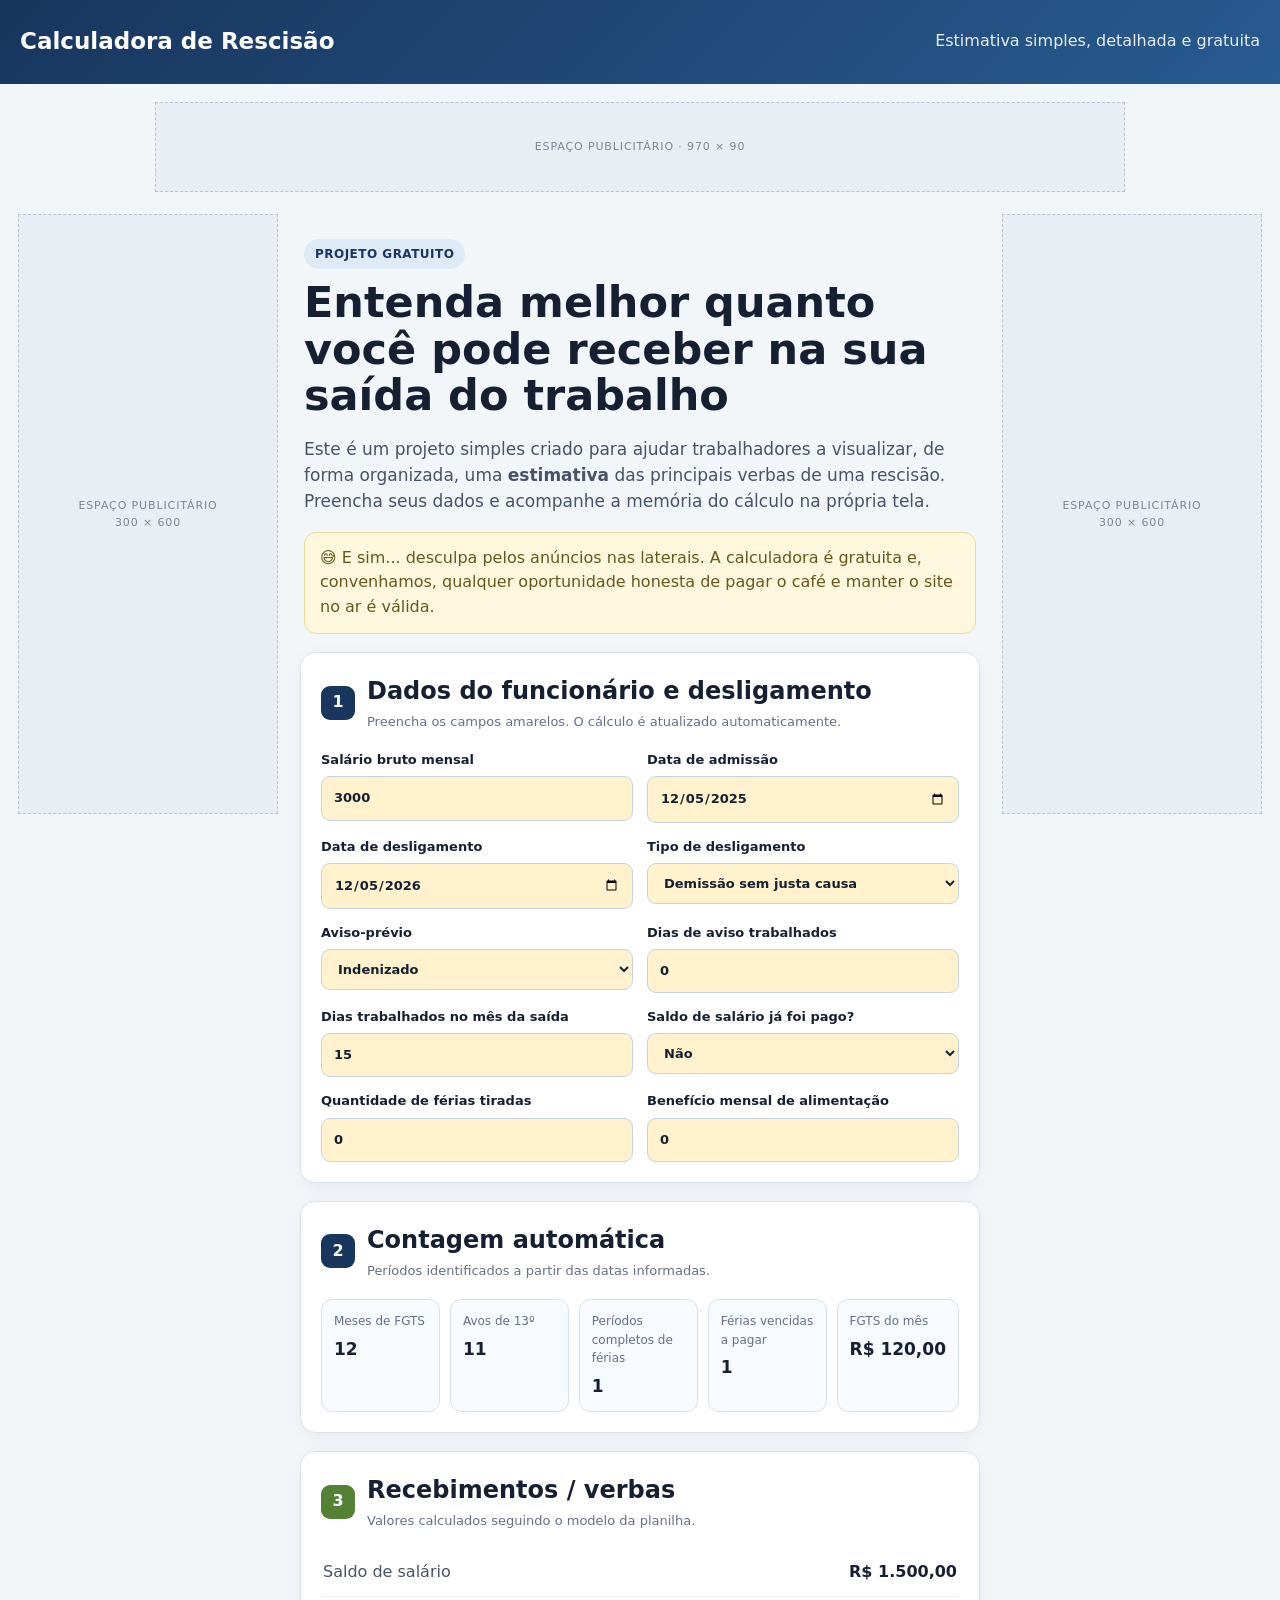
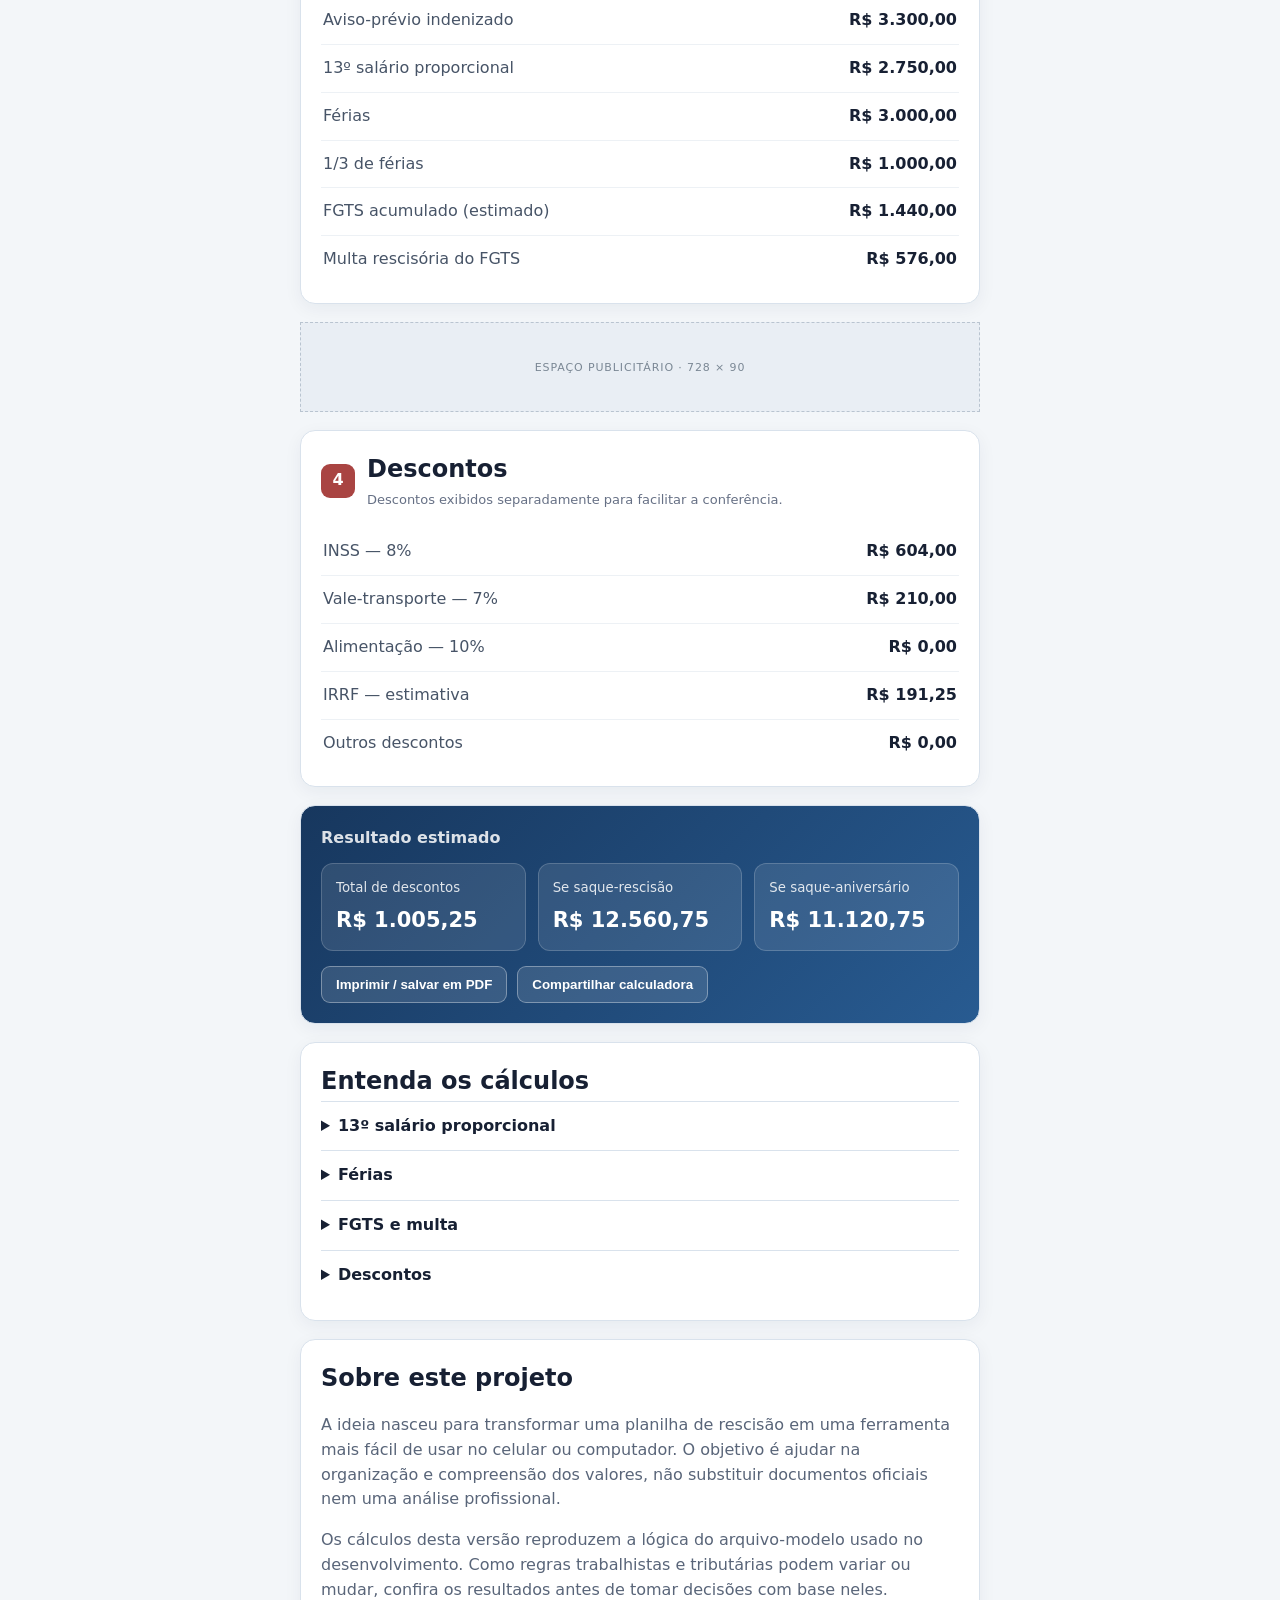
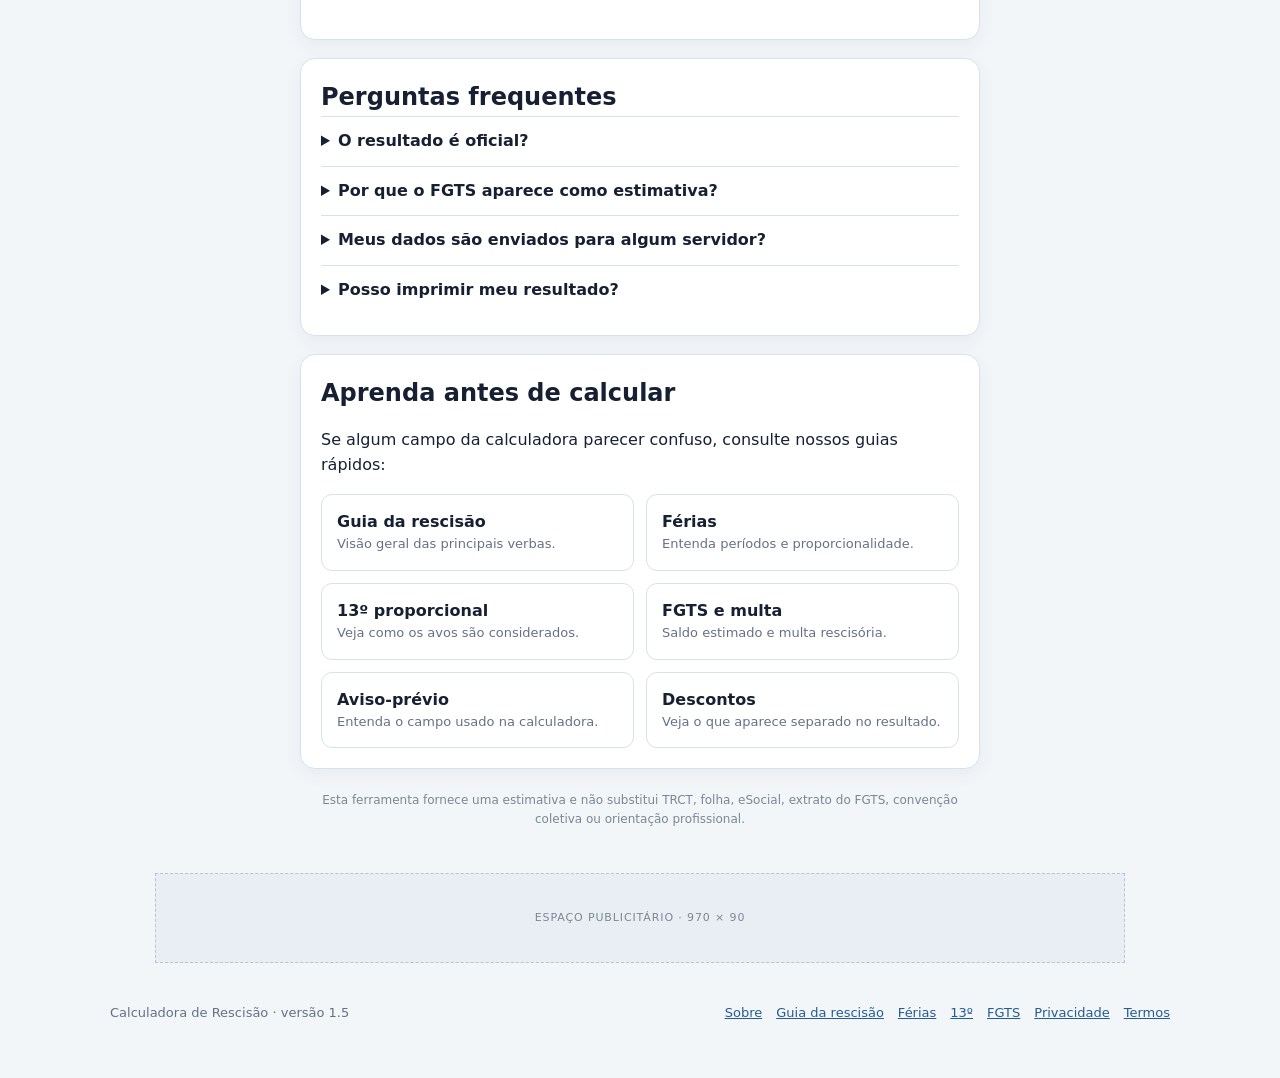
<file: index.html>
<!doctype html>
<html lang="pt-BR">
<head>
<meta charset="utf-8">
<meta name="viewport" content="width=device-width,initial-scale=1">
<title>Calculadora de Rescisão | Estimativa gratuita</title>
<meta name="description" content="Estime valores de rescisão, férias, 13º, FGTS, multa e descontos de forma simples e detalhada.">
<meta name="robots" content="index,follow">
<meta property="og:title" content="Calculadora de Rescisão">
<meta property="og:description" content="Uma estimativa simples e detalhada para ajudar trabalhadores a entender os valores da saída do emprego.">
<meta property="og:type" content="website">
<meta name="theme-color" content="#18365e">
<link rel="canonical" href="https://calculorecisaoestimado.netlify.app/">
<meta property="og:url" content="https://calculorecisaoestimado.netlify.app/">
<meta property="og:site_name" content="Calculadora de Rescisão">
<meta property="og:locale" content="pt_BR">
<link rel="icon" href="/favicon.svg" type="image/svg+xml">
<link rel="manifest" href="/site.webmanifest">

<link rel="stylesheet" href="style.css">
<script type="application/ld+json">{"@context": "https://schema.org", "@type": "WebApplication", "name": "Calculadora de Rescisão", "url": "https://calculorecisaoestimado.netlify.app/", "applicationCategory": "FinanceApplication", "operatingSystem": "Web", "inLanguage": "pt-BR", "description": "Calculadora gratuita para estimar verbas de rescisão, férias, 13º, FGTS, multa e descontos.", "offers": {"@type": "Offer", "price": "0", "priceCurrency": "BRL"}}</script>
<!-- Google Analytics --><script async src="https://www.googletagmanager.com/gtag/js?id=G-B3NLEEHLBJ"></script><script>window.dataLayer=window.dataLayer||[];function gtag(){dataLayer.push(arguments)}gtag('js',new Date());gtag('config','G-B3NLEEHLBJ');</script><script async src="https://pagead2.googlesyndication.com/pagead/js/adsbygoogle.js?client=ca-pub-8768436163487739" crossorigin="anonymous"></script>
</head>
<body>
<header>
  <div class="brand">Calculadora de Rescisão</div>
  <div class="tag">Estimativa simples, detalhada e gratuita</div>
</header>

<div class="ad ad-top"><span>ESPAÇO PUBLICITÁRIO · 970 × 90</span></div>

<div class="page">
<aside class="rail"><div class="ad sticky"><span>ESPAÇO PUBLICITÁRIO<br>300 × 600</span></div></aside>

<main>
<section class="hero">
  <span class="pill">Projeto gratuito</span>
  <h1>Entenda melhor quanto você pode receber na sua saída do trabalho</h1>
  <p>Este é um projeto simples criado para ajudar trabalhadores a visualizar, de forma organizada, uma <strong>estimativa</strong> das principais verbas de uma rescisão. Preencha seus dados e acompanhe a memória do cálculo na própria tela.</p>
  <div class="ad-joke">😅 E sim... desculpa pelos anúncios nas laterais. A calculadora é gratuita e, convenhamos, qualquer oportunidade honesta de pagar o café e manter o site no ar é válida.</div>
</section>

<section class="card">
<div class="section-title"><b>1</b><div><h2>Dados do funcionário e desligamento</h2><p>Preencha os campos amarelos. O cálculo é atualizado automaticamente.</p></div></div>
<div class="form-grid">
<label>Salário bruto mensal<input id="salary" type="number" value="3000" min="0" step="0.01"></label>
<label>Data de admissão<input id="start" type="date"></label>
<label>Data de desligamento<input id="end" type="date"></label>
<label>Tipo de desligamento<select id="type"><option>Demissão sem justa causa</option><option>Pedido de demissão</option><option>Demissão por justa causa</option><option>Acordo entre as partes</option></select></label>
<label>Aviso-prévio<select id="notice"><option>Indenizado</option><option>Trabalhado</option><option>Dispensado</option></select></label>
<label>Dias de aviso trabalhados<input id="noticeDaysWorked" type="number" value="0" min="0"></label>
<label>Dias trabalhados no mês da saída<input id="days" type="number" value="15" min="0" max="31"></label>
<label>Saldo de salário já foi pago?<select id="salaryPaid"><option>Não</option><option>Sim</option></select></label>
<label>Quantidade de férias tiradas<input id="vacTaken" type="number" value="0" min="0" step="1"></label>
<label>Benefício mensal de alimentação<input id="food" type="number" value="0" min="0" step="0.01"></label>
</div>
</section>

<section class="card">
<div class="section-title"><b>2</b><div><h2>Contagem automática</h2><p>Períodos identificados a partir das datas informadas.</p></div></div>
<div class="stats">
<div><span>Meses de FGTS</span><strong id="fgtsMonths">0</strong></div>
<div><span>Avos de 13º</span><strong id="avos13">0</strong></div>
<div><span>Períodos completos de férias</span><strong id="vacPeriods">0</strong></div>
<div><span>Férias vencidas a pagar</span><strong id="vacDue">0</strong></div>
<div><span>FGTS do mês</span><strong id="fgtsMonth">R$ 0,00</strong></div>
</div>
</section>

<section class="card">
<div class="section-title green"><b>3</b><div><h2>Recebimentos / verbas</h2><p>Valores calculados seguindo o modelo da planilha.</p></div></div>
<div id="receipts" class="rows"></div>
</section>

<div class="ad ad-inline"><span>ESPAÇO PUBLICITÁRIO · 728 × 90</span></div>

<section class="card">
<div class="section-title red"><b>4</b><div><h2>Descontos</h2><p>Descontos exibidos separadamente para facilitar a conferência.</p></div></div>
<div id="discounts" class="rows"></div>
</section>

<section class="result-card">
<span>Resultado estimado</span>
<div class="result-grid">
<div><small>Total de descontos</small><strong id="totalDiscounts">R$ 0,00</strong></div>
<div><small>Se saque-rescisão</small><strong id="terminationWithdrawal">R$ 0,00</strong></div>
<div><small>Se saque-aniversário</small><strong id="birthdayWithdrawal">R$ 0,00</strong></div>
</div>
<div class="actions">
<button id="printBtn" type="button">Imprimir / salvar em PDF</button>
<button id="shareBtn" type="button">Compartilhar calculadora</button>
</div>
</section>

<section class="card info">
<h2>Entenda os cálculos</h2>
<details><summary>13º salário proporcional</summary><p>Considera os meses do ano do desligamento conforme a lógica adotada na planilha, incluindo a regra de 15 dias.</p></details>
<details><summary>Férias</summary><p>O valor usa salário ÷ 12 × meses considerados, descontando 12 meses para cada período informado em “Quantidade de férias tiradas”. O adicional de 1/3 é mostrado separadamente.</p></details>
<details><summary>FGTS e multa</summary><p>O saldo acumulado exibido é uma estimativa. O extrato oficial do FGTS continua sendo a referência para conferência.</p></details>
<details><summary>Descontos</summary><p>A versão 1.5 segue os parâmetros do modelo fornecido: INSS de 8%, vale-transporte de 7%, alimentação de 10%, IRRF estimado e outros descontos zerados.</p></details>
</section>

<section class="card about">
<h2>Sobre este projeto</h2>
<p>A ideia nasceu para transformar uma planilha de rescisão em uma ferramenta mais fácil de usar no celular ou computador. O objetivo é ajudar na organização e compreensão dos valores, não substituir documentos oficiais nem uma análise profissional.</p>
<p>Os cálculos desta versão reproduzem a lógica do arquivo-modelo usado no desenvolvimento. Como regras trabalhistas e tributárias podem variar ou mudar, confira os resultados antes de tomar decisões com base neles.</p>
</section>

<section class="card faq">
<h2>Perguntas frequentes</h2>
<details><summary>O resultado é oficial?</summary><p>Não. É uma estimativa para facilitar a compreensão e a conferência inicial da rescisão.</p></details>
<details><summary>Por que o FGTS aparece como estimativa?</summary><p>O saldo real depende dos depósitos efetivamente realizados. Para confirmação, consulte o extrato oficial.</p></details>
<details><summary>Meus dados são enviados para algum servidor?</summary><p>Nesta versão, os cálculos acontecem no próprio navegador e o projeto não possui cadastro ou banco de dados para guardar os valores preenchidos.</p></details>
<details><summary>Posso imprimir meu resultado?</summary><p>Sim. Use o botão “Imprimir / salvar em PDF” e escolha a opção de PDF na janela de impressão do navegador.</p></details>
</section>


<section class="card content-hub">
<h2>Aprenda antes de calcular</h2>
<p>Se algum campo da calculadora parecer confuso, consulte nossos guias rápidos:</p>
<div class="guide-grid">
<a href="guia-rescisao.html"><strong>Guia da rescisão</strong><span>Visão geral das principais verbas.</span></a>
<a href="ferias-proporcionais.html"><strong>Férias</strong><span>Entenda períodos e proporcionalidade.</span></a>
<a href="decimo-terceiro.html"><strong>13º proporcional</strong><span>Veja como os avos são considerados.</span></a>
<a href="fgts-rescisao.html"><strong>FGTS e multa</strong><span>Saldo estimado e multa rescisória.</span></a>
<a href="aviso-previo.html"><strong>Aviso-prévio</strong><span>Entenda o campo usado na calculadora.</span></a>
<a href="descontos-rescisao.html"><strong>Descontos</strong><span>Veja o que aparece separado no resultado.</span></a>
</div>
</section>

<p class="legal">Esta ferramenta fornece uma estimativa e não substitui TRCT, folha, eSocial, extrato do FGTS, convenção coletiva ou orientação profissional.</p>
</main>

<aside class="rail"><div class="ad sticky"><span>ESPAÇO PUBLICITÁRIO<br>300 × 600</span></div></aside>
</div>

<div class="ad ad-bottom"><span>ESPAÇO PUBLICITÁRIO · 970 × 90</span></div>
<footer>
<span>Calculadora de Rescisão · versão 1.5</span>
<nav><a href="sobre.html">Sobre</a><a href="guia-rescisao.html">Guia da rescisão</a><a href="ferias-proporcionais.html">Férias</a><a href="decimo-terceiro.html">13º</a><a href="fgts-rescisao.html">FGTS</a><a href="privacidade.html">Privacidade</a><a href="termos.html">Termos</a></nav>
</footer>
<script src="app.js"></script>
</body></html>
</file>
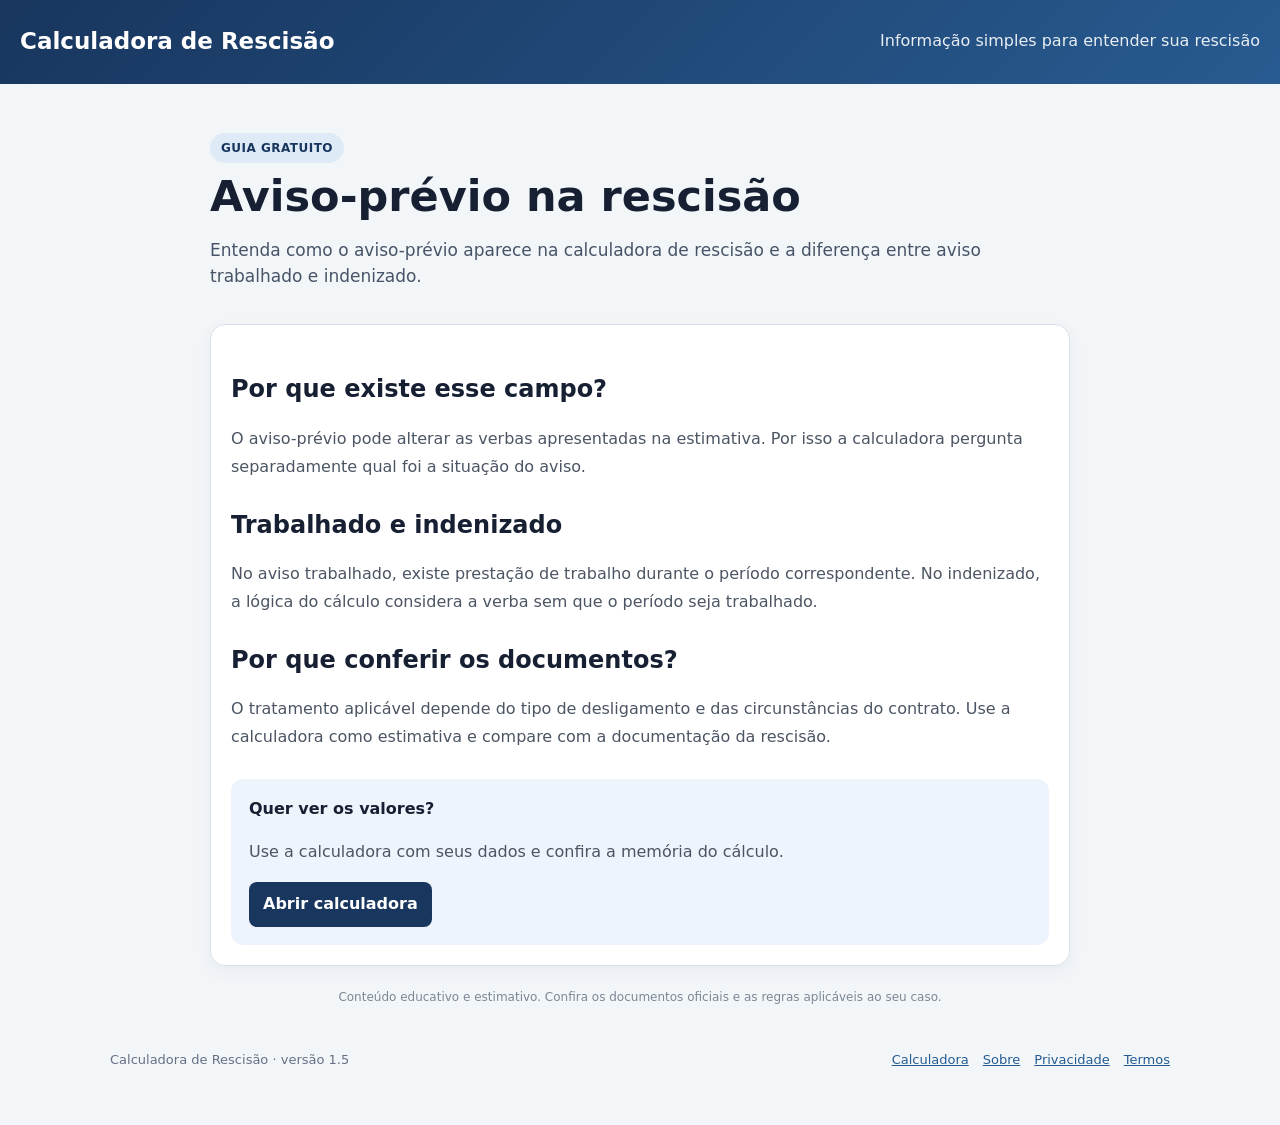
<file: aviso-previo.html>
<!doctype html>
<html lang="pt-BR"><head>
<meta charset="utf-8"><meta name="viewport" content="width=device-width,initial-scale=1">
<title>Aviso-prévio na rescisão | Calculadora de Rescisão</title>
<meta name="description" content="Entenda como o aviso-prévio aparece na calculadora de rescisão e a diferença entre aviso trabalhado e indenizado.">
<meta name="robots" content="index,follow">
<link rel="canonical" href="https://calculorecisaoestimado.netlify.app/aviso-previo.html">
<link rel="icon" href="/favicon.svg" type="image/svg+xml">
<link rel="stylesheet" href="style.css">
<script type="application/ld+json">{"@context": "https://schema.org", "@type": "BreadcrumbList", "itemListElement": [{"@type": "ListItem", "position": 1, "name": "Calculadora", "item": "https://calculorecisaoestimado.netlify.app/"}, {"@type": "ListItem", "position": 2, "name": "Aviso-prévio na rescisão", "item": "https://calculorecisaoestimado.netlify.app/aviso-previo.html"}]}</script>
<!-- Google Analytics --><script async src="https://www.googletagmanager.com/gtag/js?id=G-B3NLEEHLBJ"></script><script>window.dataLayer=window.dataLayer||[];function gtag(){dataLayer.push(arguments)}gtag('js',new Date());gtag('config','G-B3NLEEHLBJ');</script></head><body>
<header><div class="brand"><a href="/">Calculadora de Rescisão</a></div><div class="tag">Informação simples para entender sua rescisão</div></header>
<div class="article-wrap">
<main>
<section class="hero article-hero"><span class="pill">Guia gratuito</span><h1>Aviso-prévio na rescisão</h1><p>Entenda como o aviso-prévio aparece na calculadora de rescisão e a diferença entre aviso trabalhado e indenizado.</p></section>
<article class="card article"><h2>Por que existe esse campo?</h2><p>O aviso-prévio pode alterar as verbas apresentadas na estimativa. Por isso a calculadora pergunta separadamente qual foi a situação do aviso.</p>
<h2>Trabalhado e indenizado</h2><p>No aviso trabalhado, existe prestação de trabalho durante o período correspondente. No indenizado, a lógica do cálculo considera a verba sem que o período seja trabalhado.</p>
<h2>Por que conferir os documentos?</h2><p>O tratamento aplicável depende do tipo de desligamento e das circunstâncias do contrato. Use a calculadora como estimativa e compare com a documentação da rescisão.</p>
<div class="article-cta"><strong>Quer ver os valores?</strong><p>Use a calculadora com seus dados e confira a memória do cálculo.</p><a class="cta-link" href="/">Abrir calculadora</a></div>
</article>
<p class="legal">Conteúdo educativo e estimativo. Confira os documentos oficiais e as regras aplicáveis ao seu caso.</p>
</main></div>
<footer><span>Calculadora de Rescisão · versão 1.5</span><nav><a href="/">Calculadora</a><a href="sobre.html">Sobre</a><a href="privacidade.html">Privacidade</a><a href="termos.html">Termos</a></nav></footer>
</body></html>
</file>
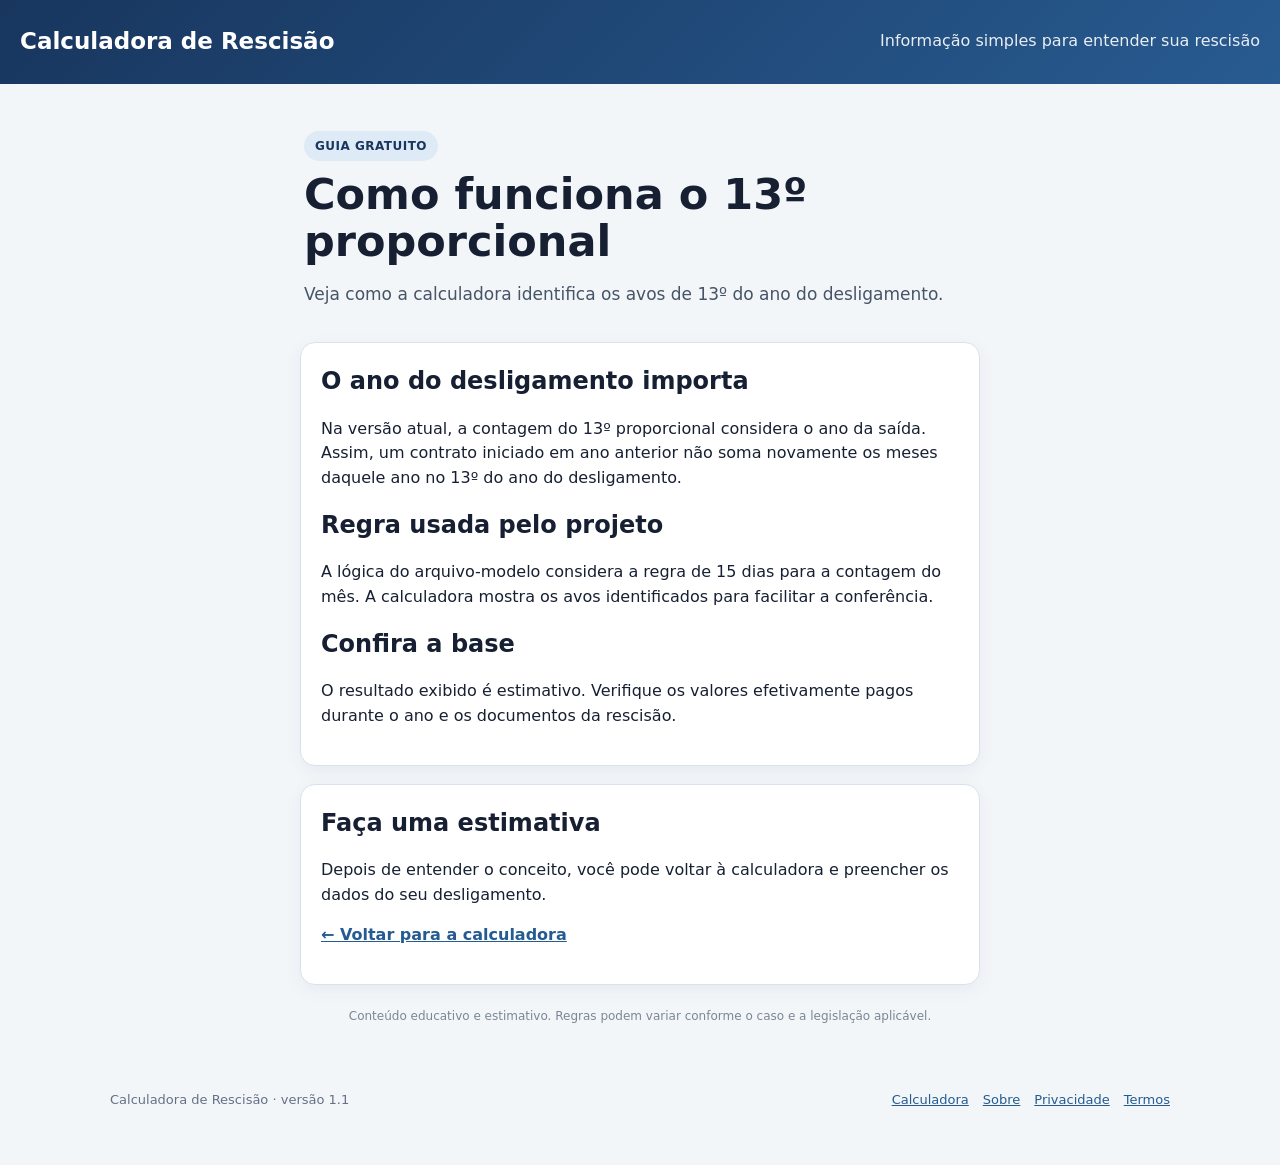
<file: decimo-terceiro.html>
<!doctype html>
<html lang="pt-BR"><head>
<meta charset="utf-8"><meta name="viewport" content="width=device-width,initial-scale=1">
<title>13º proporcional na rescisão | Calculadora de Rescisão</title>
<meta name="description" content="Veja como a calculadora identifica os avos de 13º do ano do desligamento.">
<meta name="robots" content="index,follow">
<link rel="canonical" href="https://calculorecisaoestimado.netlify.app/decimo-terceiro.html">
<link rel="icon" href="/favicon.svg" type="image/svg+xml">
<link rel="stylesheet" href="style.css">
<!-- Google Analytics --><script async src="https://www.googletagmanager.com/gtag/js?id=G-B3NLEEHLBJ"></script><script>window.dataLayer=window.dataLayer||[];function gtag(){dataLayer.push(arguments)}gtag('js',new Date());gtag('config','G-B3NLEEHLBJ');</script></head><body>
<header><div class="brand"><a href="/" style="color:inherit;text-decoration:none">Calculadora de Rescisão</a></div><div class="tag">Informação simples para entender sua rescisão</div></header>
<div class="page"><main style="grid-column:2">
<section class="hero"><span class="pill">Guia gratuito</span><h1>Como funciona o 13º proporcional</h1><p>Veja como a calculadora identifica os avos de 13º do ano do desligamento.</p></section>
<section class="card info"><h2>O ano do desligamento importa</h2><p>Na versão atual, a contagem do 13º proporcional considera o ano da saída. Assim, um contrato iniciado em ano anterior não soma novamente os meses daquele ano no 13º do ano do desligamento.</p>
<h2>Regra usada pelo projeto</h2><p>A lógica do arquivo-modelo considera a regra de 15 dias para a contagem do mês. A calculadora mostra os avos identificados para facilitar a conferência.</p>
<h2>Confira a base</h2><p>O resultado exibido é estimativo. Verifique os valores efetivamente pagos durante o ano e os documentos da rescisão.</p></section>
<section class="card"><h2>Faça uma estimativa</h2><p>Depois de entender o conceito, você pode voltar à calculadora e preencher os dados do seu desligamento.</p><p><a href="/"><strong>← Voltar para a calculadora</strong></a></p></section>
<p class="legal">Conteúdo educativo e estimativo. Regras podem variar conforme o caso e a legislação aplicável.</p>
</main></div>
<footer><span>Calculadora de Rescisão · versão 1.1</span><nav><a href="/">Calculadora</a><a href="sobre.html">Sobre</a><a href="privacidade.html">Privacidade</a><a href="termos.html">Termos</a></nav></footer>
</body></html>
</file>
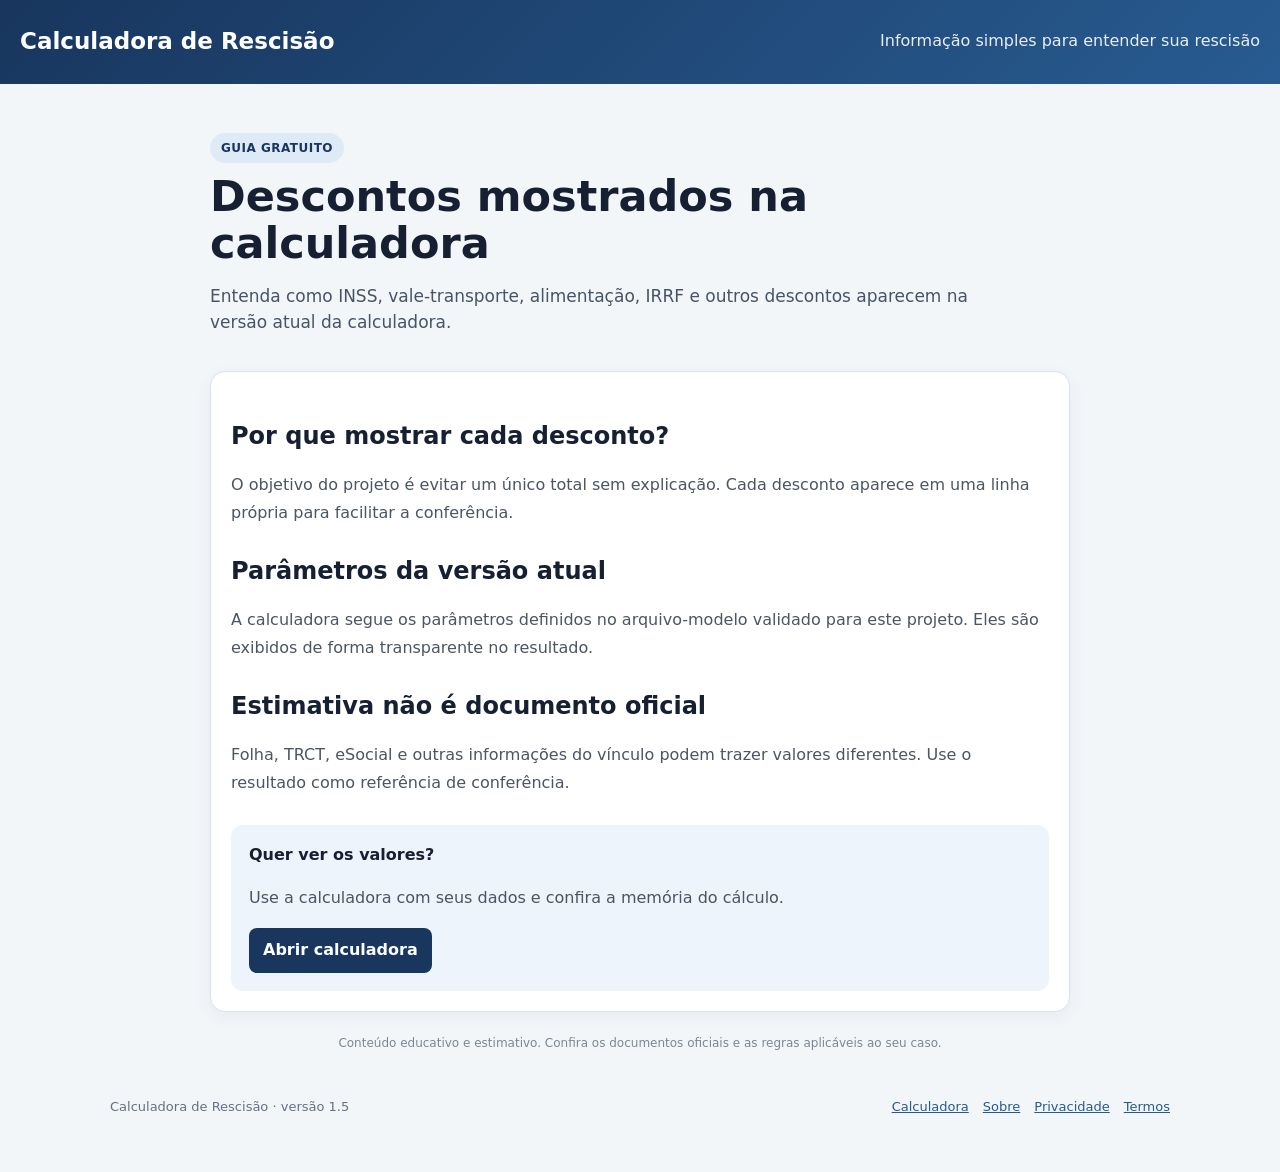
<file: descontos-rescisao.html>
<!doctype html>
<html lang="pt-BR"><head>
<meta charset="utf-8"><meta name="viewport" content="width=device-width,initial-scale=1">
<title>Descontos na rescisão | Calculadora de Rescisão</title>
<meta name="description" content="Entenda como INSS, vale-transporte, alimentação, IRRF e outros descontos aparecem na versão atual da calculadora.">
<meta name="robots" content="index,follow">
<link rel="canonical" href="https://calculorecisaoestimado.netlify.app/descontos-rescisao.html">
<link rel="icon" href="/favicon.svg" type="image/svg+xml">
<link rel="stylesheet" href="style.css">
<script type="application/ld+json">{"@context": "https://schema.org", "@type": "BreadcrumbList", "itemListElement": [{"@type": "ListItem", "position": 1, "name": "Calculadora", "item": "https://calculorecisaoestimado.netlify.app/"}, {"@type": "ListItem", "position": 2, "name": "Descontos mostrados na calculadora", "item": "https://calculorecisaoestimado.netlify.app/descontos-rescisao.html"}]}</script>
<!-- Google Analytics --><script async src="https://www.googletagmanager.com/gtag/js?id=G-B3NLEEHLBJ"></script><script>window.dataLayer=window.dataLayer||[];function gtag(){dataLayer.push(arguments)}gtag('js',new Date());gtag('config','G-B3NLEEHLBJ');</script></head><body>
<header><div class="brand"><a href="/">Calculadora de Rescisão</a></div><div class="tag">Informação simples para entender sua rescisão</div></header>
<div class="article-wrap">
<main>
<section class="hero article-hero"><span class="pill">Guia gratuito</span><h1>Descontos mostrados na calculadora</h1><p>Entenda como INSS, vale-transporte, alimentação, IRRF e outros descontos aparecem na versão atual da calculadora.</p></section>
<article class="card article"><h2>Por que mostrar cada desconto?</h2><p>O objetivo do projeto é evitar um único total sem explicação. Cada desconto aparece em uma linha própria para facilitar a conferência.</p>
<h2>Parâmetros da versão atual</h2><p>A calculadora segue os parâmetros definidos no arquivo-modelo validado para este projeto. Eles são exibidos de forma transparente no resultado.</p>
<h2>Estimativa não é documento oficial</h2><p>Folha, TRCT, eSocial e outras informações do vínculo podem trazer valores diferentes. Use o resultado como referência de conferência.</p>
<div class="article-cta"><strong>Quer ver os valores?</strong><p>Use a calculadora com seus dados e confira a memória do cálculo.</p><a class="cta-link" href="/">Abrir calculadora</a></div>
</article>
<p class="legal">Conteúdo educativo e estimativo. Confira os documentos oficiais e as regras aplicáveis ao seu caso.</p>
</main></div>
<footer><span>Calculadora de Rescisão · versão 1.5</span><nav><a href="/">Calculadora</a><a href="sobre.html">Sobre</a><a href="privacidade.html">Privacidade</a><a href="termos.html">Termos</a></nav></footer>
</body></html>
</file>
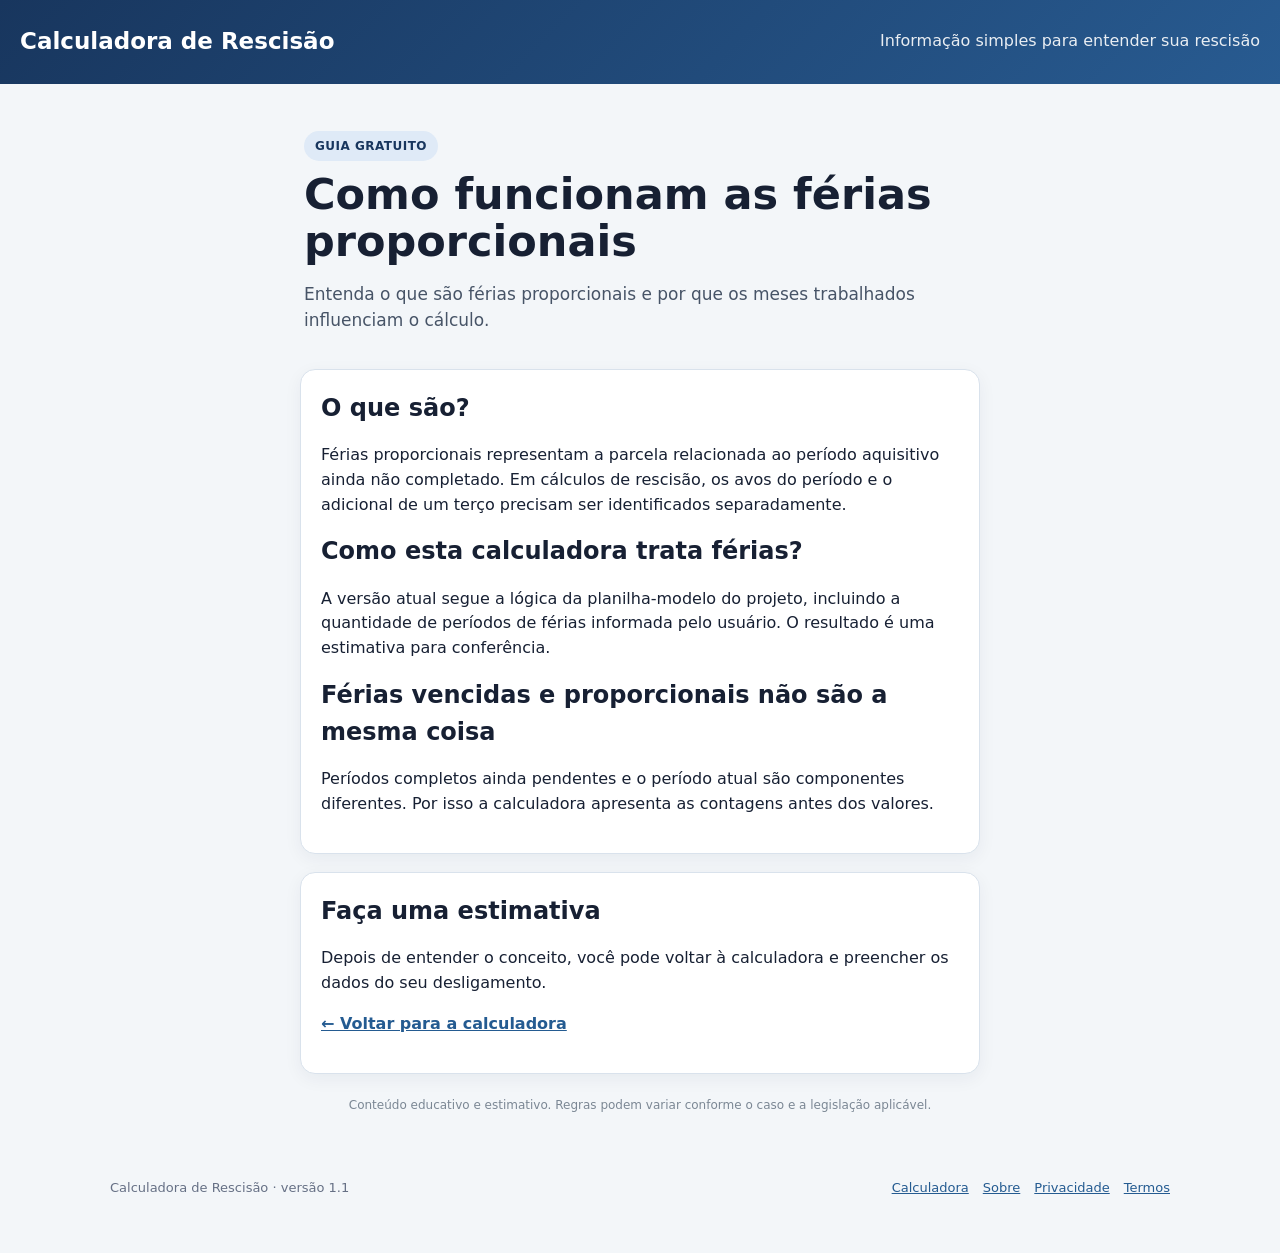
<file: ferias-proporcionais.html>
<!doctype html>
<html lang="pt-BR"><head>
<meta charset="utf-8"><meta name="viewport" content="width=device-width,initial-scale=1">
<title>Férias proporcionais na rescisão | Calculadora de Rescisão</title>
<meta name="description" content="Entenda o que são férias proporcionais e por que os meses trabalhados influenciam o cálculo.">
<meta name="robots" content="index,follow">
<link rel="canonical" href="https://calculorecisaoestimado.netlify.app/ferias-proporcionais.html">
<link rel="icon" href="/favicon.svg" type="image/svg+xml">
<link rel="stylesheet" href="style.css">
<!-- Google Analytics --><script async src="https://www.googletagmanager.com/gtag/js?id=G-B3NLEEHLBJ"></script><script>window.dataLayer=window.dataLayer||[];function gtag(){dataLayer.push(arguments)}gtag('js',new Date());gtag('config','G-B3NLEEHLBJ');</script></head><body>
<header><div class="brand"><a href="/" style="color:inherit;text-decoration:none">Calculadora de Rescisão</a></div><div class="tag">Informação simples para entender sua rescisão</div></header>
<div class="page"><main style="grid-column:2">
<section class="hero"><span class="pill">Guia gratuito</span><h1>Como funcionam as férias proporcionais</h1><p>Entenda o que são férias proporcionais e por que os meses trabalhados influenciam o cálculo.</p></section>
<section class="card info"><h2>O que são?</h2><p>Férias proporcionais representam a parcela relacionada ao período aquisitivo ainda não completado. Em cálculos de rescisão, os avos do período e o adicional de um terço precisam ser identificados separadamente.</p>
<h2>Como esta calculadora trata férias?</h2><p>A versão atual segue a lógica da planilha-modelo do projeto, incluindo a quantidade de períodos de férias informada pelo usuário. O resultado é uma estimativa para conferência.</p>
<h2>Férias vencidas e proporcionais não são a mesma coisa</h2><p>Períodos completos ainda pendentes e o período atual são componentes diferentes. Por isso a calculadora apresenta as contagens antes dos valores.</p></section>
<section class="card"><h2>Faça uma estimativa</h2><p>Depois de entender o conceito, você pode voltar à calculadora e preencher os dados do seu desligamento.</p><p><a href="/"><strong>← Voltar para a calculadora</strong></a></p></section>
<p class="legal">Conteúdo educativo e estimativo. Regras podem variar conforme o caso e a legislação aplicável.</p>
</main></div>
<footer><span>Calculadora de Rescisão · versão 1.1</span><nav><a href="/">Calculadora</a><a href="sobre.html">Sobre</a><a href="privacidade.html">Privacidade</a><a href="termos.html">Termos</a></nav></footer>
</body></html>
</file>
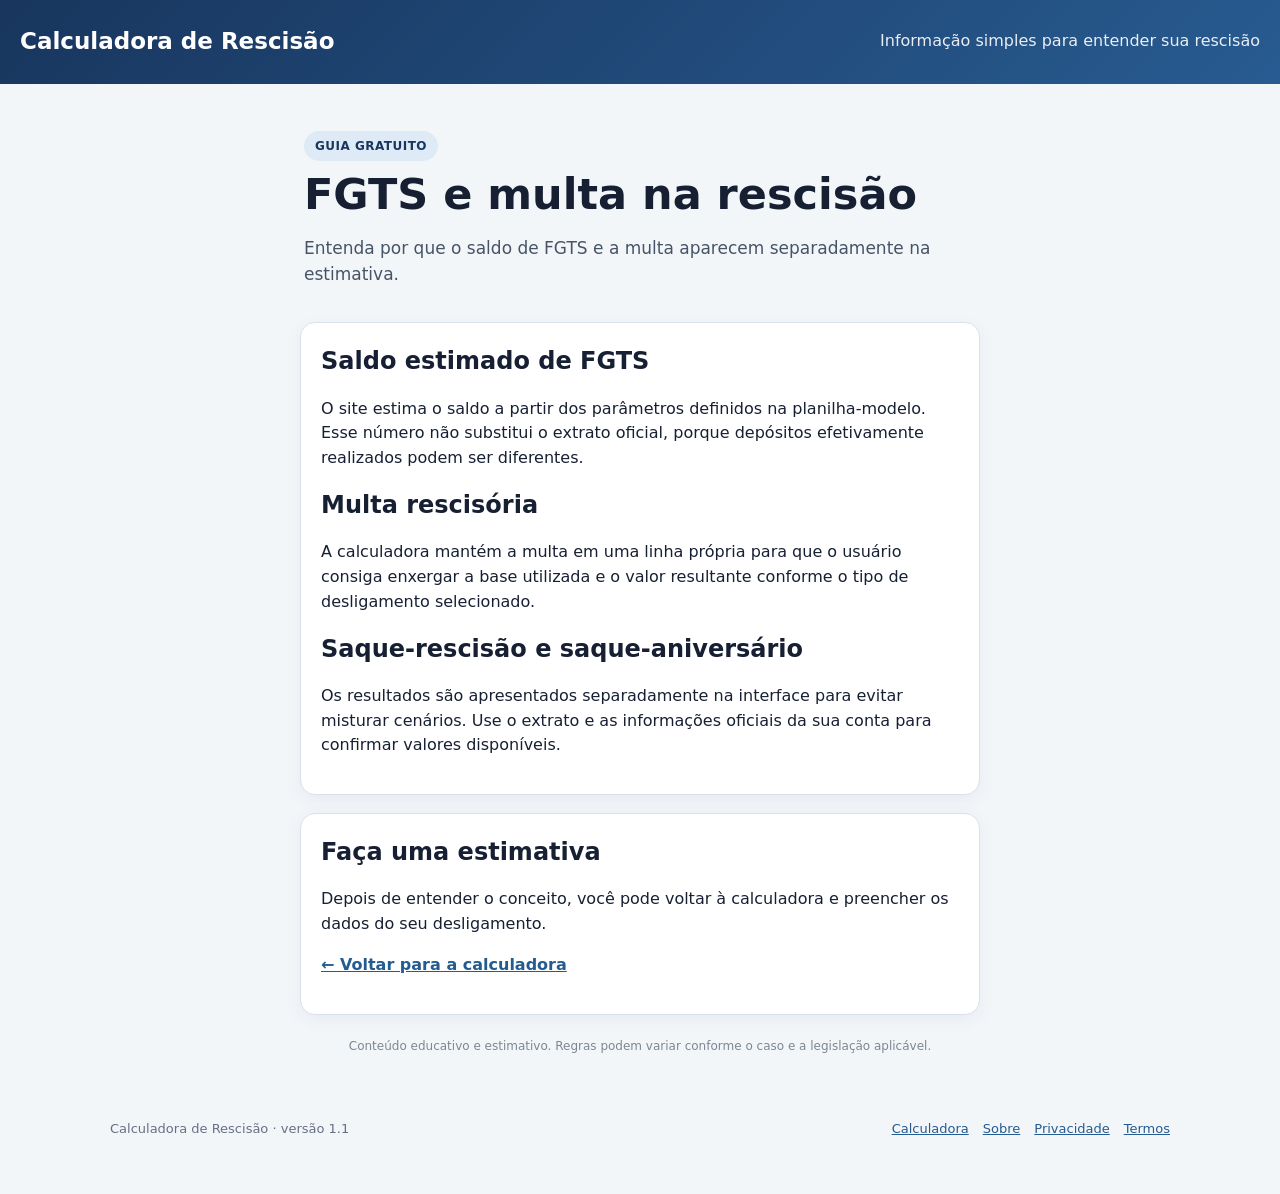
<file: fgts-rescisao.html>
<!doctype html>
<html lang="pt-BR"><head>
<meta charset="utf-8"><meta name="viewport" content="width=device-width,initial-scale=1">
<title>FGTS e multa rescisória | Calculadora de Rescisão</title>
<meta name="description" content="Entenda por que o saldo de FGTS e a multa aparecem separadamente na estimativa.">
<meta name="robots" content="index,follow">
<link rel="canonical" href="https://calculorecisaoestimado.netlify.app/fgts-rescisao.html">
<link rel="icon" href="/favicon.svg" type="image/svg+xml">
<link rel="stylesheet" href="style.css">
<!-- Google Analytics --><script async src="https://www.googletagmanager.com/gtag/js?id=G-B3NLEEHLBJ"></script><script>window.dataLayer=window.dataLayer||[];function gtag(){dataLayer.push(arguments)}gtag('js',new Date());gtag('config','G-B3NLEEHLBJ');</script></head><body>
<header><div class="brand"><a href="/" style="color:inherit;text-decoration:none">Calculadora de Rescisão</a></div><div class="tag">Informação simples para entender sua rescisão</div></header>
<div class="page"><main style="grid-column:2">
<section class="hero"><span class="pill">Guia gratuito</span><h1>FGTS e multa na rescisão</h1><p>Entenda por que o saldo de FGTS e a multa aparecem separadamente na estimativa.</p></section>
<section class="card info"><h2>Saldo estimado de FGTS</h2><p>O site estima o saldo a partir dos parâmetros definidos na planilha-modelo. Esse número não substitui o extrato oficial, porque depósitos efetivamente realizados podem ser diferentes.</p>
<h2>Multa rescisória</h2><p>A calculadora mantém a multa em uma linha própria para que o usuário consiga enxergar a base utilizada e o valor resultante conforme o tipo de desligamento selecionado.</p>
<h2>Saque-rescisão e saque-aniversário</h2><p>Os resultados são apresentados separadamente na interface para evitar misturar cenários. Use o extrato e as informações oficiais da sua conta para confirmar valores disponíveis.</p></section>
<section class="card"><h2>Faça uma estimativa</h2><p>Depois de entender o conceito, você pode voltar à calculadora e preencher os dados do seu desligamento.</p><p><a href="/"><strong>← Voltar para a calculadora</strong></a></p></section>
<p class="legal">Conteúdo educativo e estimativo. Regras podem variar conforme o caso e a legislação aplicável.</p>
</main></div>
<footer><span>Calculadora de Rescisão · versão 1.1</span><nav><a href="/">Calculadora</a><a href="sobre.html">Sobre</a><a href="privacidade.html">Privacidade</a><a href="termos.html">Termos</a></nav></footer>
</body></html>
</file>
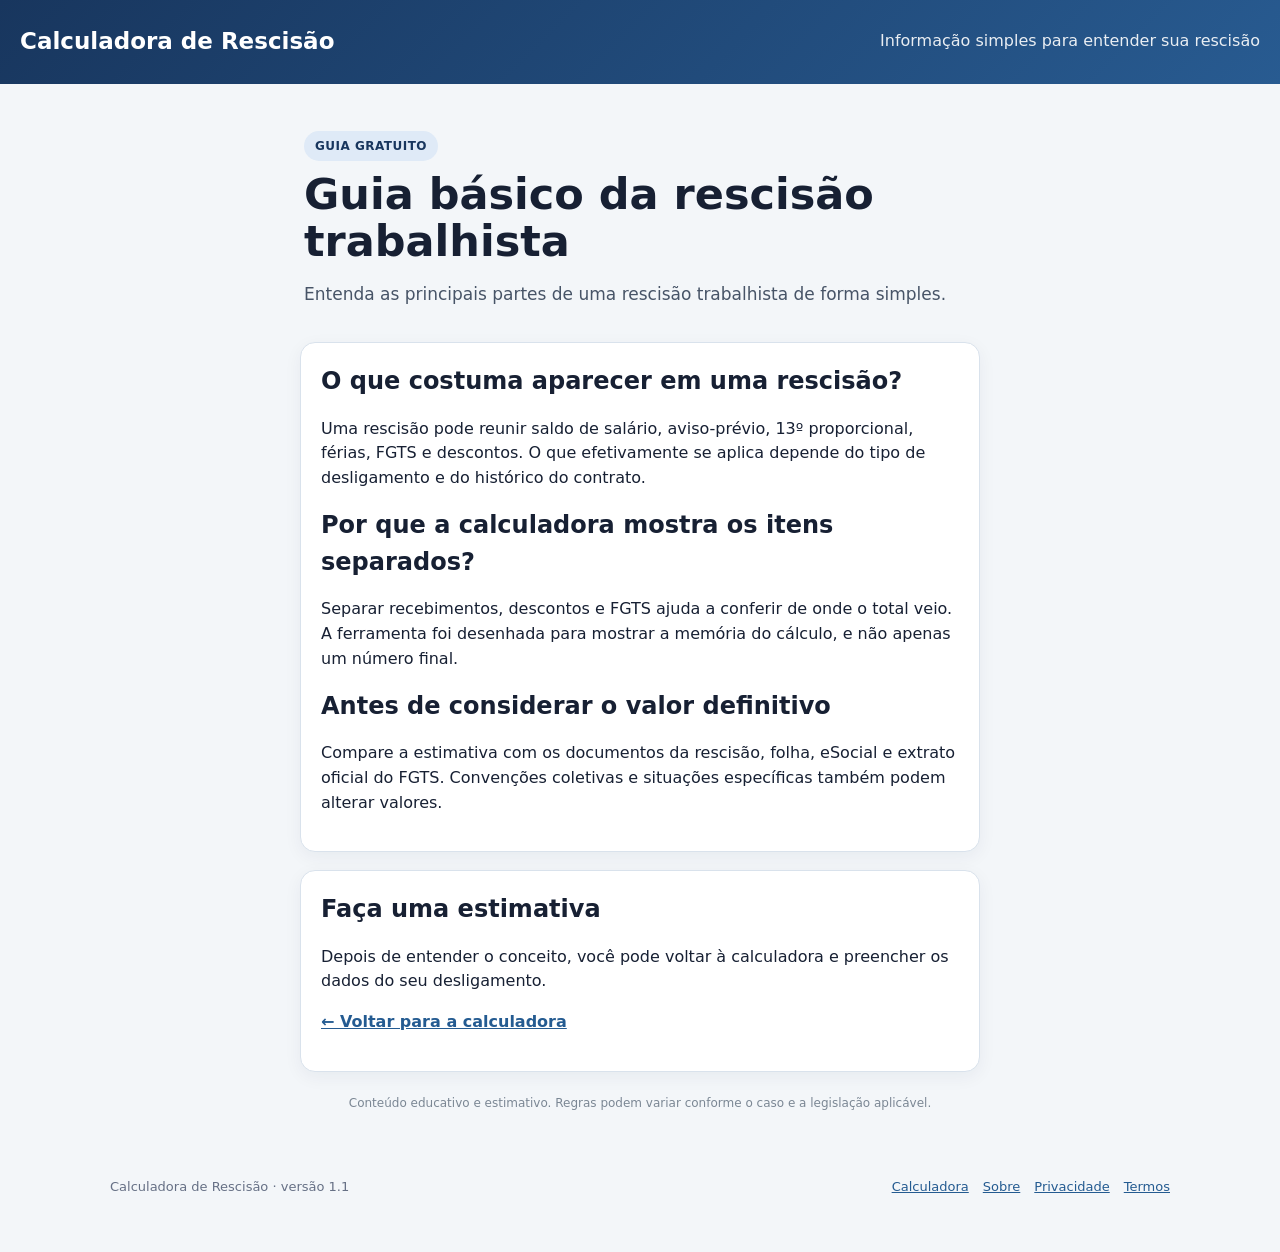
<file: guia-rescisao.html>
<!doctype html>
<html lang="pt-BR"><head>
<meta charset="utf-8"><meta name="viewport" content="width=device-width,initial-scale=1">
<title>Guia da Rescisão Trabalhista | Calculadora de Rescisão</title>
<meta name="description" content="Entenda as principais partes de uma rescisão trabalhista de forma simples.">
<meta name="robots" content="index,follow">
<link rel="canonical" href="https://calculorecisaoestimado.netlify.app/guia-rescisao.html">
<link rel="icon" href="/favicon.svg" type="image/svg+xml">
<link rel="stylesheet" href="style.css">
<!-- Google Analytics --><script async src="https://www.googletagmanager.com/gtag/js?id=G-B3NLEEHLBJ"></script><script>window.dataLayer=window.dataLayer||[];function gtag(){dataLayer.push(arguments)}gtag('js',new Date());gtag('config','G-B3NLEEHLBJ');</script></head><body>
<header><div class="brand"><a href="/" style="color:inherit;text-decoration:none">Calculadora de Rescisão</a></div><div class="tag">Informação simples para entender sua rescisão</div></header>
<div class="page"><main style="grid-column:2">
<section class="hero"><span class="pill">Guia gratuito</span><h1>Guia básico da rescisão trabalhista</h1><p>Entenda as principais partes de uma rescisão trabalhista de forma simples.</p></section>
<section class="card info"><h2>O que costuma aparecer em uma rescisão?</h2><p>Uma rescisão pode reunir saldo de salário, aviso-prévio, 13º proporcional, férias, FGTS e descontos. O que efetivamente se aplica depende do tipo de desligamento e do histórico do contrato.</p>
<h2>Por que a calculadora mostra os itens separados?</h2><p>Separar recebimentos, descontos e FGTS ajuda a conferir de onde o total veio. A ferramenta foi desenhada para mostrar a memória do cálculo, e não apenas um número final.</p>
<h2>Antes de considerar o valor definitivo</h2><p>Compare a estimativa com os documentos da rescisão, folha, eSocial e extrato oficial do FGTS. Convenções coletivas e situações específicas também podem alterar valores.</p></section>
<section class="card"><h2>Faça uma estimativa</h2><p>Depois de entender o conceito, você pode voltar à calculadora e preencher os dados do seu desligamento.</p><p><a href="/"><strong>← Voltar para a calculadora</strong></a></p></section>
<p class="legal">Conteúdo educativo e estimativo. Regras podem variar conforme o caso e a legislação aplicável.</p>
</main></div>
<footer><span>Calculadora de Rescisão · versão 1.1</span><nav><a href="/">Calculadora</a><a href="sobre.html">Sobre</a><a href="privacidade.html">Privacidade</a><a href="termos.html">Termos</a></nav></footer>
</body></html>
</file>
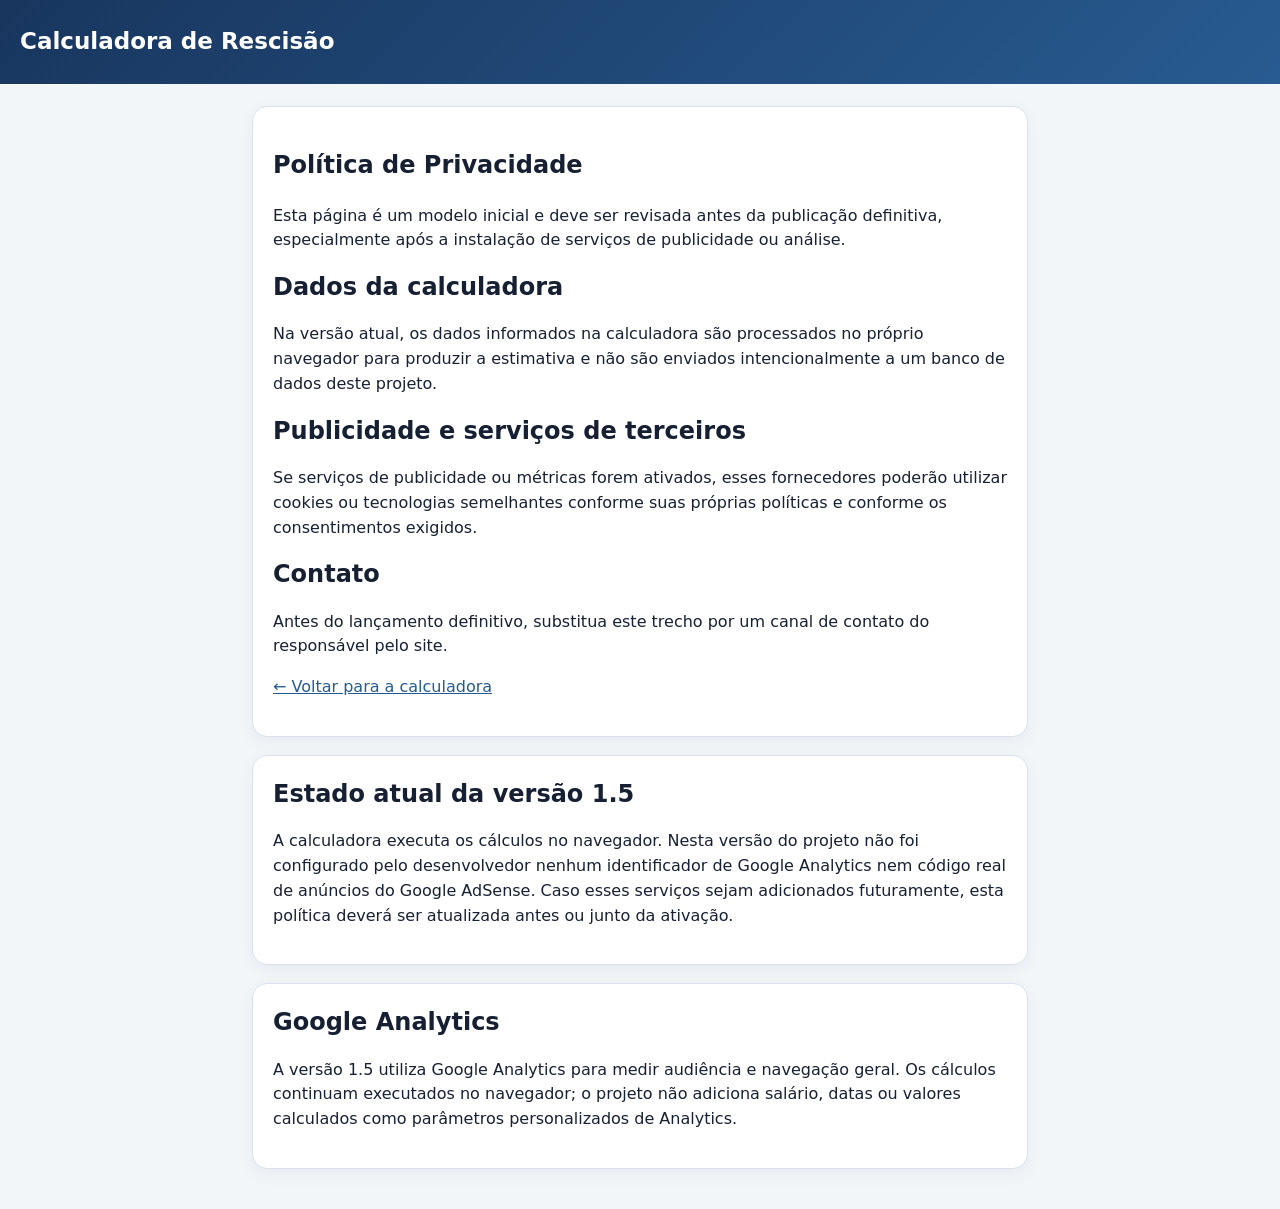
<file: privacidade.html>
<!doctype html><html lang="pt-BR"><head><meta charset="utf-8"><meta name="viewport" content="width=device-width,initial-scale=1"><title>Privacidade | Calculadora de Rescisão</title><link rel="stylesheet" href="style.css"><!-- Google Analytics --><script async src="https://www.googletagmanager.com/gtag/js?id=G-B3NLEEHLBJ"></script><script>window.dataLayer=window.dataLayer||[];function gtag(){dataLayer.push(arguments)}gtag('js',new Date());gtag('config','G-B3NLEEHLBJ');</script></head><body><header><div class="brand">Calculadora de Rescisão</div></header><main style="max-width:820px;margin:auto;padding:22px"><section class="card"><h1>Política de Privacidade</h1><p>Esta página é um modelo inicial e deve ser revisada antes da publicação definitiva, especialmente após a instalação de serviços de publicidade ou análise.</p><h2>Dados da calculadora</h2><p>Na versão atual, os dados informados na calculadora são processados no próprio navegador para produzir a estimativa e não são enviados intencionalmente a um banco de dados deste projeto.</p><h2>Publicidade e serviços de terceiros</h2><p>Se serviços de publicidade ou métricas forem ativados, esses fornecedores poderão utilizar cookies ou tecnologias semelhantes conforme suas próprias políticas e conforme os consentimentos exigidos.</p><h2>Contato</h2><p>Antes do lançamento definitivo, substitua este trecho por um canal de contato do responsável pelo site.</p><p><a href="index.html">← Voltar para a calculadora</a></p></section><section class="card"><h2>Estado atual da versão 1.5</h2><p>A calculadora executa os cálculos no navegador. Nesta versão do projeto não foi configurado pelo desenvolvedor nenhum identificador de Google Analytics nem código real de anúncios do Google AdSense. Caso esses serviços sejam adicionados futuramente, esta política deverá ser atualizada antes ou junto da ativação.</p></section>
<section class="card"><h2>Google Analytics</h2><p>A versão 1.5 utiliza Google Analytics para medir audiência e navegação geral. Os cálculos continuam executados no navegador; o projeto não adiciona salário, datas ou valores calculados como parâmetros personalizados de Analytics.</p></section></main></body></html>
</file>
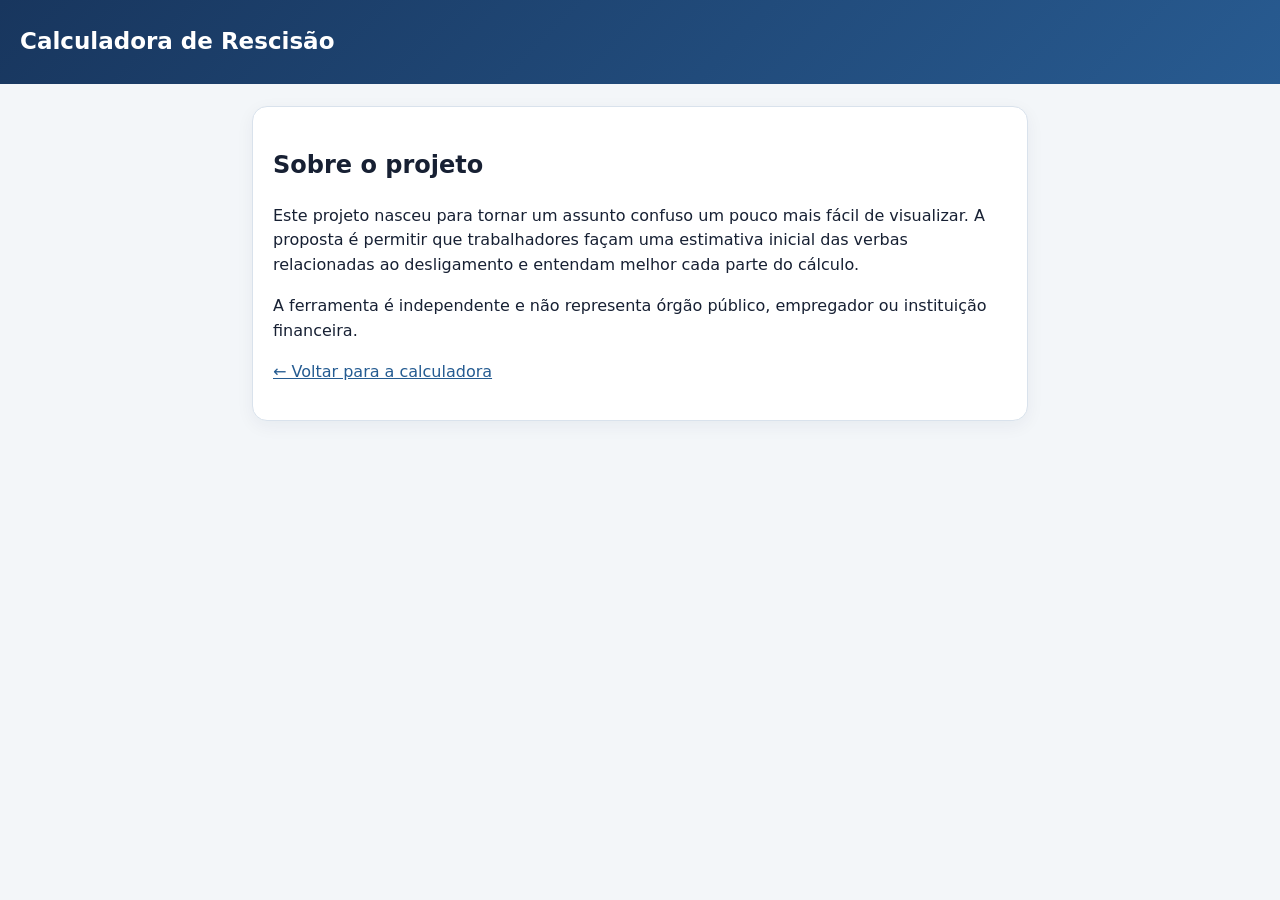
<file: sobre.html>
<!doctype html><html lang="pt-BR"><head><meta charset="utf-8"><meta name="viewport" content="width=device-width,initial-scale=1"><title>Sobre | Calculadora de Rescisão</title><link rel="stylesheet" href="style.css"><!-- Google Analytics --><script async src="https://www.googletagmanager.com/gtag/js?id=G-B3NLEEHLBJ"></script><script>window.dataLayer=window.dataLayer||[];function gtag(){dataLayer.push(arguments)}gtag('js',new Date());gtag('config','G-B3NLEEHLBJ');</script></head><body><header><div class="brand">Calculadora de Rescisão</div></header><main style="max-width:820px;margin:auto;padding:22px"><section class="card"><h1>Sobre o projeto</h1><p>Este projeto nasceu para tornar um assunto confuso um pouco mais fácil de visualizar. A proposta é permitir que trabalhadores façam uma estimativa inicial das verbas relacionadas ao desligamento e entendam melhor cada parte do cálculo.</p><p>A ferramenta é independente e não representa órgão público, empregador ou instituição financeira.</p><p><a href="index.html">← Voltar para a calculadora</a></p></section></main></body></html>
</file>
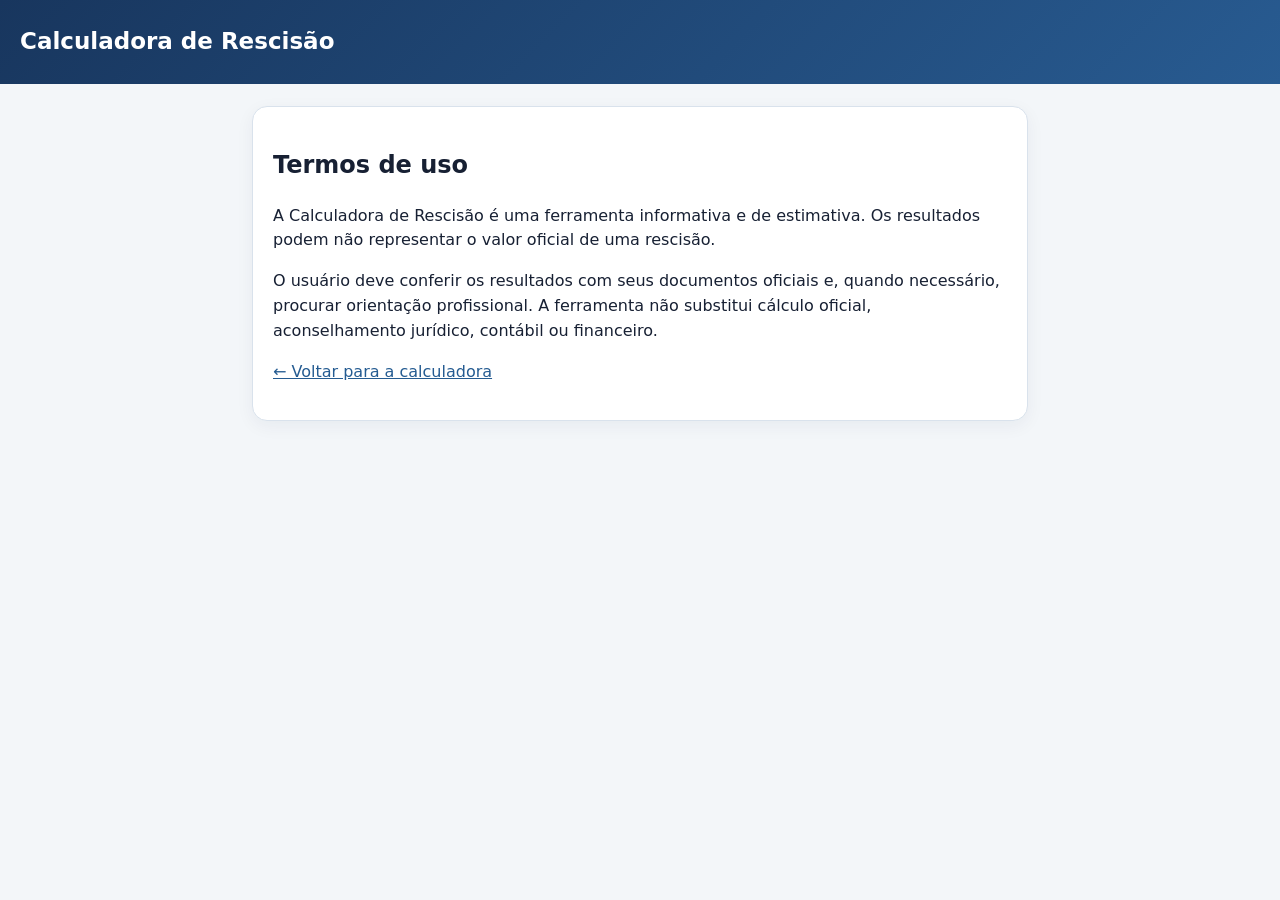
<file: termos.html>
<!doctype html><html lang="pt-BR"><head><meta charset="utf-8"><meta name="viewport" content="width=device-width,initial-scale=1"><title>Termos de uso | Calculadora de Rescisão</title><link rel="stylesheet" href="style.css"><!-- Google Analytics --><script async src="https://www.googletagmanager.com/gtag/js?id=G-B3NLEEHLBJ"></script><script>window.dataLayer=window.dataLayer||[];function gtag(){dataLayer.push(arguments)}gtag('js',new Date());gtag('config','G-B3NLEEHLBJ');</script></head><body><header><div class="brand">Calculadora de Rescisão</div></header><main style="max-width:820px;margin:auto;padding:22px"><section class="card"><h1>Termos de uso</h1><p>A Calculadora de Rescisão é uma ferramenta informativa e de estimativa. Os resultados podem não representar o valor oficial de uma rescisão.</p><p>O usuário deve conferir os resultados com seus documentos oficiais e, quando necessário, procurar orientação profissional. A ferramenta não substitui cálculo oficial, aconselhamento jurídico, contábil ou financeiro.</p><p><a href="index.html">← Voltar para a calculadora</a></p></section></main></body></html>
</file>
<file: style.css>
:root{--navy:#18365e;--blue:#285b91;--green:#548235;--red:#a94442;--yellow:#fff2cc;--bg:#f3f6f9;--card:#fff;--text:#172033;--muted:#667085;--line:#d9e2ec}
*{box-sizing:border-box}html{scroll-behavior:smooth}body{margin:0;background:var(--bg);color:var(--text);font-family:Inter,system-ui,-apple-system,"Segoe UI",Roboto,Arial,sans-serif;line-height:1.55}
a{color:#245b91}header{background:linear-gradient(135deg,#18365e,#285b91);color:#fff;padding:24px max(20px,calc((100% - 1500px)/2));display:flex;justify-content:space-between;gap:20px;align-items:center}
.brand{font-size:23px;font-weight:850}.tag{opacity:.9}.brand a{color:inherit;text-decoration:none}
.page{max-width:1500px;margin:22px auto;display:grid;grid-template-columns:260px minmax(0,860px) 260px;gap:22px;padding:0 18px}.page>main{min-width:0}
.hero{padding:25px 4px 18px}.hero h1{font-size:clamp(28px,4vw,43px);line-height:1.08;margin:10px 0}.hero p{font-size:17px;color:#475467;max-width:800px}
.pill{display:inline-block;background:#dfeaf7;color:#18365e;border-radius:999px;padding:6px 11px;font-size:12px;font-weight:800;text-transform:uppercase;letter-spacing:.04em}
.ad-joke{margin-top:16px;padding:13px 15px;border-radius:12px;background:#fff8df;border:1px solid #eadb9b;color:#68571b}
.card,.result-card{background:#fff;border:1px solid var(--line);border-radius:15px;padding:20px;margin-bottom:18px;box-shadow:0 5px 18px rgba(22,40,70,.055)}
.section-title{display:flex;gap:12px;align-items:center;margin-bottom:18px}.section-title b{width:34px;height:34px;border-radius:9px;display:grid;place-items:center;background:var(--navy);color:#fff}.section-title.green b{background:var(--green)}.section-title.red b{background:var(--red)}
.section-title h2,.card h2{margin:0}.section-title p{margin:2px 0 0;color:var(--muted);font-size:13px}
.form-grid{display:grid;grid-template-columns:repeat(2,minmax(0,1fr));gap:14px}label{font-size:13px;font-weight:750}input,select{width:100%;margin-top:6px;padding:11px 12px;border:1px solid #c7d2df;border-radius:9px;background:var(--yellow);font:inherit;color:var(--text)}
input:focus,select:focus{outline:3px solid #d8e7f8;border-color:#6f9bc8}
.stats{display:grid;grid-template-columns:repeat(5,1fr);gap:10px}.stats>div{border:1px solid var(--line);border-radius:11px;padding:12px;background:#f7faff}.stats span{display:block;color:var(--muted);font-size:12px}.stats strong{display:block;margin-top:5px;font-size:17px}
.rows .row{display:flex;justify-content:space-between;gap:18px;padding:11px 2px;border-bottom:1px solid #edf1f5}.rows .row:last-child{border-bottom:0}.rows .row span{color:#475467}.rows .row strong{white-space:nowrap}
.result-card{background:linear-gradient(135deg,#17375e,#285b91);color:#fff}.result-card>span{opacity:.85;font-weight:700}.result-grid{display:grid;grid-template-columns:repeat(3,1fr);gap:12px;margin-top:12px}.result-grid>div{background:rgba(255,255,255,.1);border:1px solid rgba(255,255,255,.18);border-radius:12px;padding:14px}.result-grid small{display:block;opacity:.85}.result-grid strong{display:block;font-size:21px;margin-top:5px}
.actions{display:flex;gap:10px;flex-wrap:wrap;margin-top:15px}.actions button{padding:10px 14px;border-radius:9px;border:1px solid rgba(255,255,255,.35);background:rgba(255,255,255,.12);color:#fff;font-weight:800;cursor:pointer}
.info details,.faq details{border-top:1px solid var(--line);padding:12px 0}.info summary,.faq summary{font-weight:750;cursor:pointer}.info details p,.faq details p,.about p{color:#596579}
.ad{border:1px dashed #b9c4d0;background:#e9eef4;color:#7a8794;display:grid;place-items:center;text-align:center;font-size:11px;letter-spacing:.08em}.ad-top,.ad-bottom{max-width:970px;height:90px;margin:18px auto}.rail .ad{height:600px}.sticky{position:sticky;top:18px}.ad-inline{height:90px;margin:18px 0}
.legal{font-size:12px;color:#7b8794;text-align:center;margin:22px 0}.guide-grid{display:grid;grid-template-columns:repeat(2,1fr);gap:12px;margin-top:14px}.guide-grid a{display:flex;flex-direction:column;padding:15px;border:1px solid var(--line);border-radius:11px;text-decoration:none;color:inherit}.guide-grid span{color:var(--muted);font-size:13px}
footer{max-width:1100px;margin:20px auto 35px;padding:20px;display:flex;justify-content:space-between;gap:20px;color:#667085;font-size:13px}footer nav{display:flex;gap:14px;flex-wrap:wrap}
.article-wrap{max-width:900px;margin:24px auto;padding:0 20px}.article-hero{padding-left:0}.article h2{margin-top:26px}.article p{color:#4b5563;line-height:1.75}.article-cta{margin-top:28px;background:#eef4fb;padding:18px;border-radius:12px}.cta-link{display:inline-block;background:var(--navy);color:#fff;text-decoration:none;padding:10px 14px;border-radius:8px;font-weight:800}
@media(max-width:1200px){.page{grid-template-columns:minmax(0,860px);max-width:900px}.rail{display:none}.ad-top,.ad-bottom{max-width:728px}}
@media(max-width:700px){header{display:block}.tag{margin-top:4px}.form-grid,.result-grid,.guide-grid{grid-template-columns:1fr}.stats{grid-template-columns:repeat(2,1fr)}.page{padding:0 12px;margin-top:8px}.card,.result-card{padding:16px}.ad-top,.ad-bottom{height:70px;margin:10px 12px}.hero{padding-top:14px}}
@media print{header,.ad,.rail,footer,.actions,.ad-joke,.content-hub{display:none!important}.page{display:block;max-width:none;padding:0}.card,.result-card{box-shadow:none;break-inside:avoid}body{background:#fff}}
</file>
